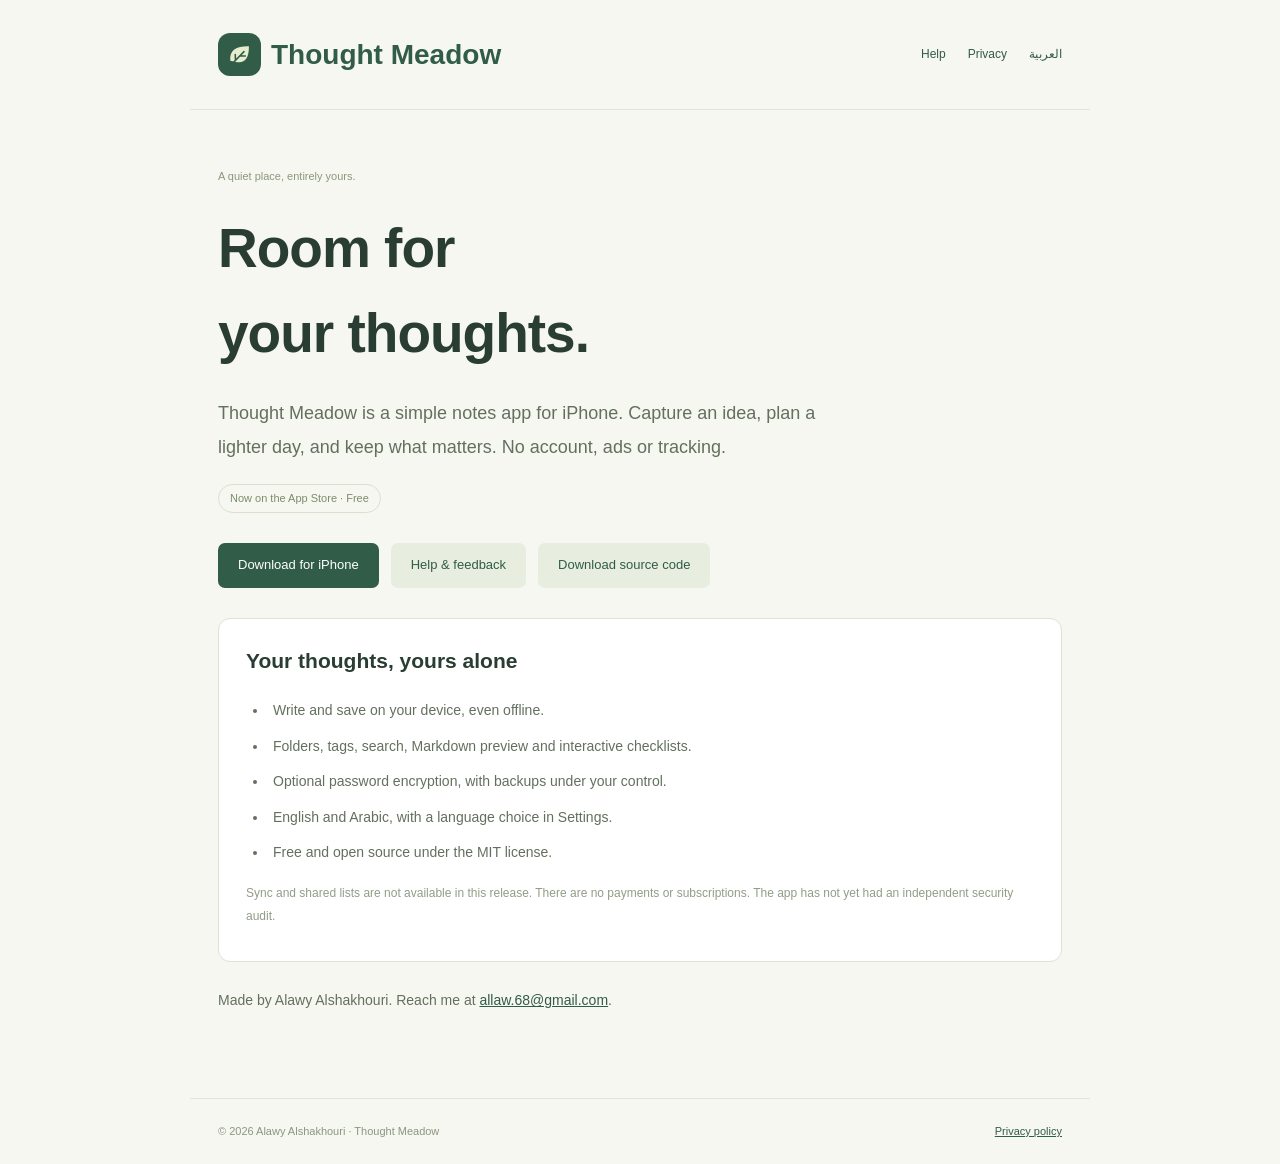
<file: index.html>
<!doctype html>
<html lang="en" dir="ltr"><head><meta charset="utf-8"><meta name="viewport" content="width=device-width,initial-scale=1"><meta name="referrer" content="no-referrer"><meta name="description" content="Thought Meadow: private, local notes for iPhone. Free and open source."><title>Private, local notes — Thought Meadow</title><link rel="icon" href="./icon.svg"><link rel="stylesheet" href="./style.css"></head><body><header><a href="./" class="brand"><img src="./icon.svg" alt="">Thought Meadow</a><nav aria-label="Navigation"><a href="./support.html">Help</a><a href="./privacy.html">Privacy</a><a href="./index-ar.html" lang="ar" dir="rtl">العربية</a></nav></header><main><span class="eyebrow">A quiet place, entirely yours.</span><h1>Room for<br>your thoughts.</h1><p class="lead">Thought Meadow is a simple notes app for iPhone. Capture an idea, plan a lighter day, and keep what matters. No account, ads or tracking.</p><span class="pill">Now on the App Store · Free</span><div class="actions"><a class="button" href="https://apps.apple.com/us/app/thought-meadow-private-notes/id6825094170">Download for iPhone</a><a class="button secondary" href="./support.html">Help & feedback</a><a class="button secondary" href="./thought-meadow-ios-source.zip" download>Download source code</a></div><section class="card"><h2>Your thoughts, yours alone</h2><ul><li>Write and save on your device, even offline.</li><li>Folders, tags, search, Markdown preview and interactive checklists.</li><li>Optional password encryption, with backups under your control.</li><li>English and Arabic, with a language choice in Settings.</li><li>Free and open source under the MIT license.</li></ul><p class="muted">Sync and shared lists are not available in this release. There are no payments or subscriptions. The app has not yet had an independent security audit.</p></section><p>Made by Alawy Alshakhouri. Reach me at <a class="contact" href="mailto:allaw.68@gmail.com">allaw.68@gmail.com</a>.</p></main><footer><span>© 2026 Alawy Alshakhouri · Thought Meadow</span><a href="./privacy.html">Privacy policy</a></footer></body></html>
</file>
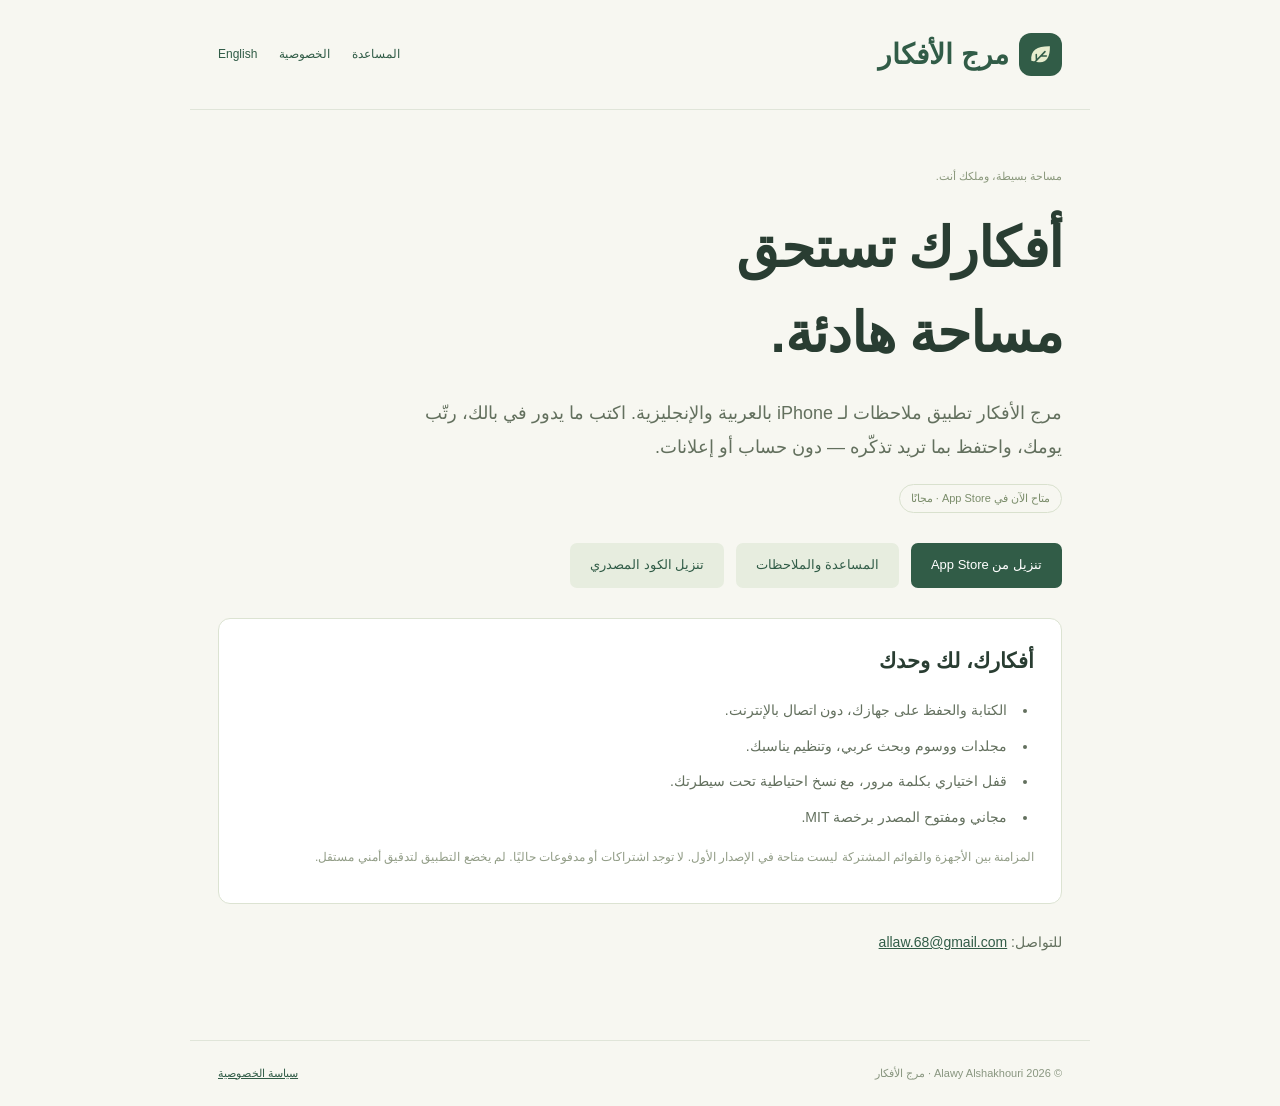
<file: index-ar.html>
<!doctype html><html lang="ar" dir="rtl"><head><meta charset="utf-8"><meta name="viewport" content="width=device-width,initial-scale=1"><meta name="description" content="مرج الأفكار، مساحة عربية هادئة لملاحظاتك. الدعم وسياسة الخصوصية والكود المصدري."><meta name="referrer" content="no-referrer"><title>مرج الأفكار — مساحة لأفكارك</title><link rel="icon" href="./icon.svg"><link rel="stylesheet" href="./style.css"></head><body><header><a href="./index-ar.html" class="brand"><img src="./icon.svg" alt="">مرج الأفكار</a><nav aria-label="التنقل"><a href="./support-ar.html">المساعدة</a><a href="./privacy-ar.html">الخصوصية</a><a href="./index.html" lang="en">English</a></nav></header><main><span class="eyebrow">مساحة بسيطة، وملكك أنت.</span><h1>أفكارك تستحق<br>مساحة هادئة.</h1><p class="lead">مرج الأفكار تطبيق ملاحظات لـ iPhone بالعربية والإنجليزية. اكتب ما يدور في بالك، رتّب يومك، واحتفظ بما تريد تذكّره — دون حساب أو إعلانات.</p><span class="pill">متاح الآن في App Store · مجانًا</span><div class="actions"><a class="button" href="https://apps.apple.com/us/app/thought-meadow-private-notes/id6825094170">تنزيل من App Store</a><a class="button secondary" href="./support-ar.html">المساعدة والملاحظات</a><a class="button secondary" href="./thought-meadow-ios-source.zip" download>تنزيل الكود المصدري</a></div><section class="card"><h2>أفكارك، لك وحدك</h2><ul><li>الكتابة والحفظ على جهازك، دون اتصال بالإنترنت.</li><li>مجلدات ووسوم وبحث عربي، وتنظيم يناسبك.</li><li>قفل اختياري بكلمة مرور، مع نسخ احتياطية تحت سيطرتك.</li><li>مجاني ومفتوح المصدر برخصة MIT.</li></ul><p class="muted">المزامنة بين الأجهزة والقوائم المشتركة ليست متاحة في الإصدار الأول. لا توجد اشتراكات أو مدفوعات حاليًا. لم يخضع التطبيق لتدقيق أمني مستقل.</p></section><p>للتواصل: <a class="contact" href="mailto:allaw.68@gmail.com">allaw.68@gmail.com</a></p></main><footer><span>© 2026 Alawy Alshakhouri · مرج الأفكار</span><a href="./privacy-ar.html">سياسة الخصوصية</a></footer></body></html>
</file>
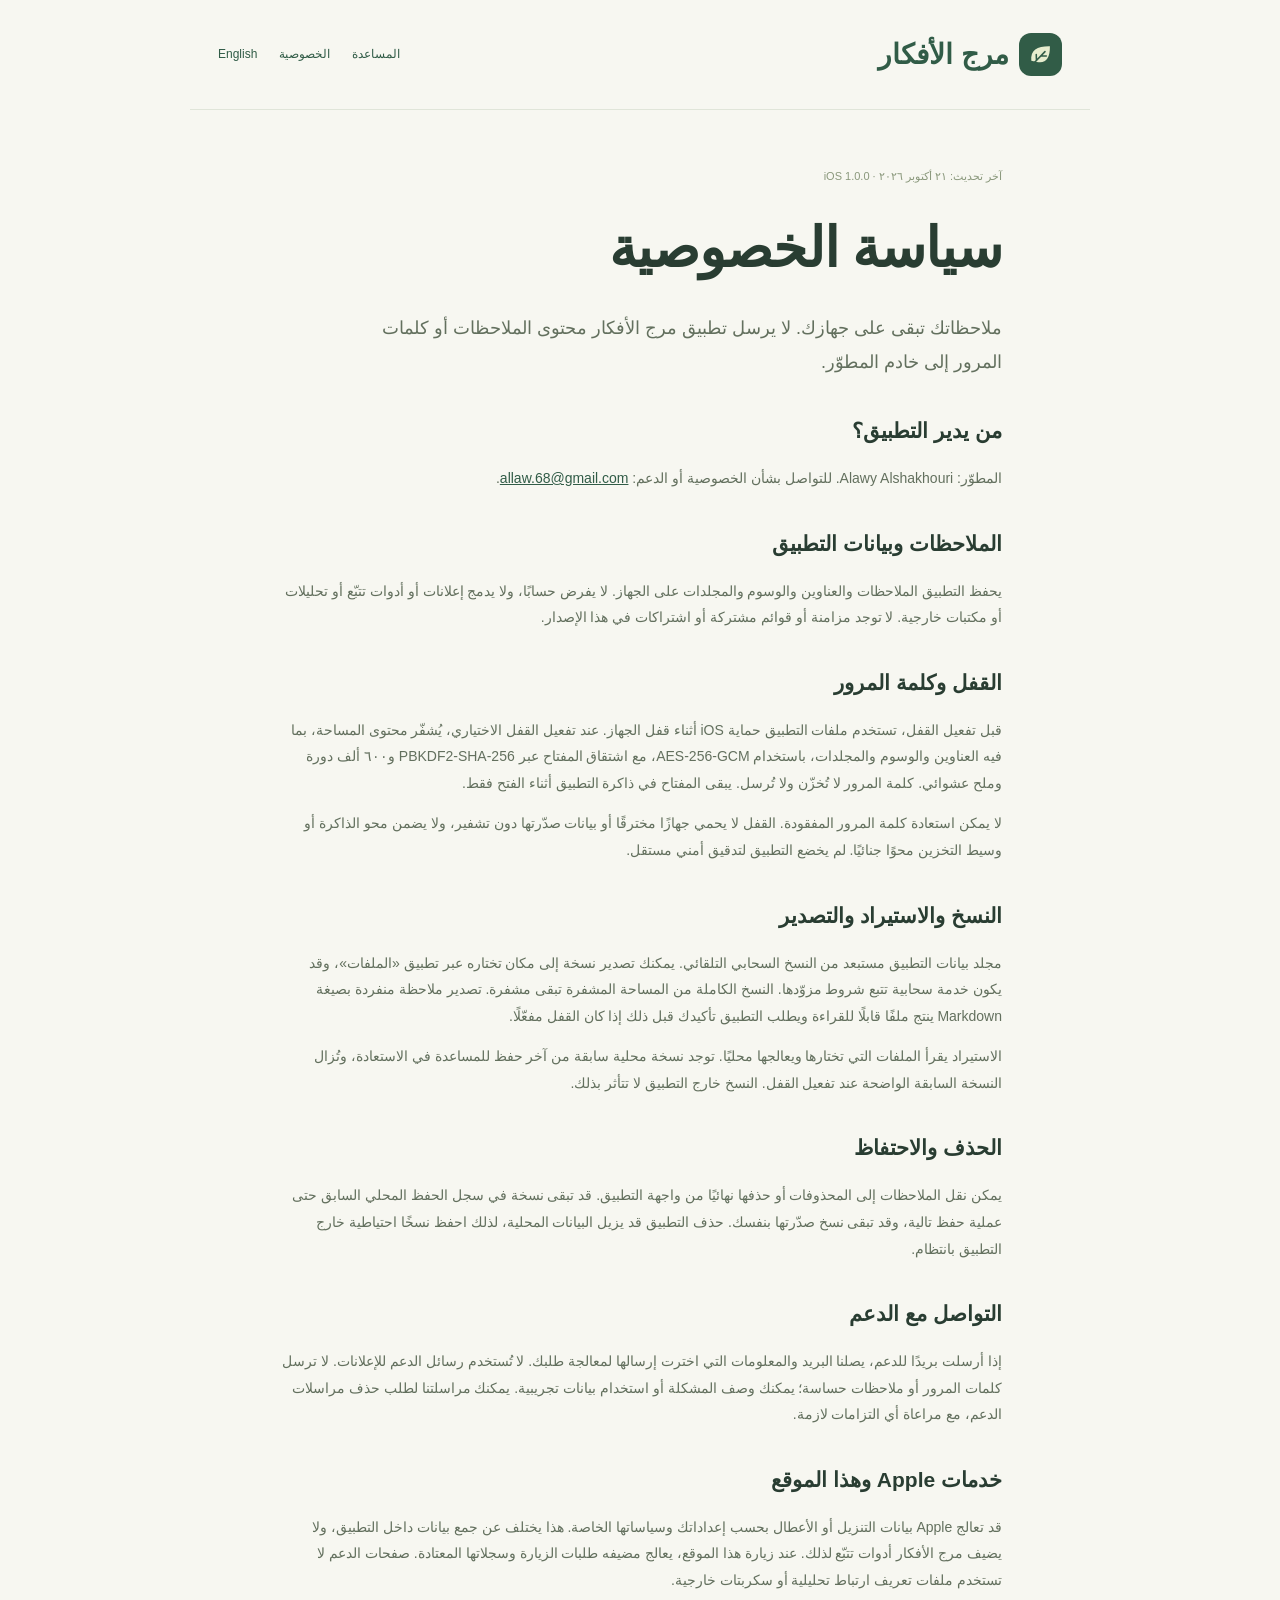
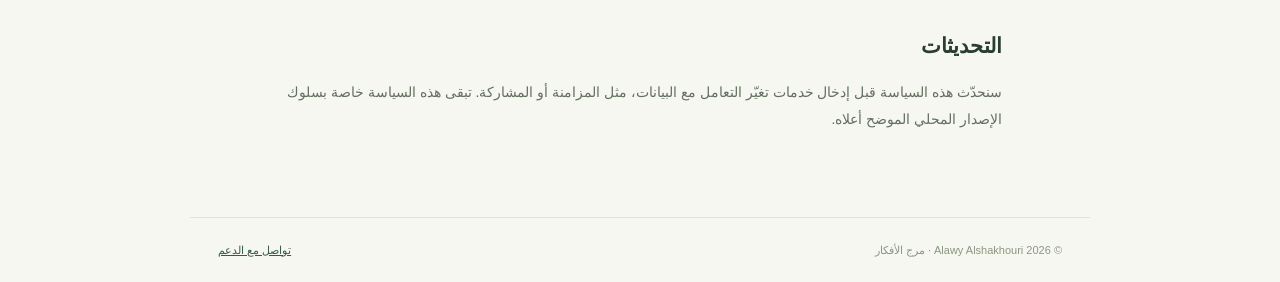
<file: privacy-ar.html>
<!doctype html><html lang="ar" dir="rtl"><head><meta charset="utf-8"><meta name="viewport" content="width=device-width,initial-scale=1"><meta name="referrer" content="no-referrer"><title>سياسة الخصوصية — مرج الأفكار</title><link rel="icon" href="./icon.svg"><link rel="stylesheet" href="./style.css"></head><body><header><a href="./index-ar.html" class="brand"><img src="./icon.svg" alt="">مرج الأفكار</a><nav aria-label="التنقل"><a href="./support-ar.html">المساعدة</a><a href="./privacy-ar.html" aria-current="page">الخصوصية</a><a href="./privacy.html" lang="en">English</a></nav></header><main class="text-page"><span class="eyebrow">آخر تحديث: ٢١ أكتوبر ٢٠٢٦ · iOS 1.0.0</span><h1>سياسة الخصوصية</h1><p class="lead">ملاحظاتك تبقى على جهازك. لا يرسل تطبيق مرج الأفكار محتوى الملاحظات أو كلمات المرور إلى خادم المطوّر.</p><h2>من يدير التطبيق؟</h2><p>المطوّر: Alawy Alshakhouri. للتواصل بشأن الخصوصية أو الدعم: <a class="contact" href="mailto:allaw.68@gmail.com">allaw.68@gmail.com</a>.</p><h2>الملاحظات وبيانات التطبيق</h2><p>يحفظ التطبيق الملاحظات والعناوين والوسوم والمجلدات على الجهاز. لا يفرض حسابًا، ولا يدمج إعلانات أو أدوات تتبّع أو تحليلات أو مكتبات خارجية. لا توجد مزامنة أو قوائم مشتركة أو اشتراكات في هذا الإصدار.</p><h2>القفل وكلمة المرور</h2><p>قبل تفعيل القفل، تستخدم ملفات التطبيق حماية iOS أثناء قفل الجهاز. عند تفعيل القفل الاختياري، يُشفّر محتوى المساحة، بما فيه العناوين والوسوم والمجلدات، باستخدام AES-256-GCM، مع اشتقاق المفتاح عبر PBKDF2-SHA-256 و٦٠٠ ألف دورة وملح عشوائي. كلمة المرور لا تُخزّن ولا تُرسل. يبقى المفتاح في ذاكرة التطبيق أثناء الفتح فقط.</p><p>لا يمكن استعادة كلمة المرور المفقودة. القفل لا يحمي جهازًا مخترقًا أو بيانات صدّرتها دون تشفير، ولا يضمن محو الذاكرة أو وسيط التخزين محوًا جنائيًا. لم يخضع التطبيق لتدقيق أمني مستقل.</p><h2>النسخ والاستيراد والتصدير</h2><p>مجلد بيانات التطبيق مستبعد من النسخ السحابي التلقائي. يمكنك تصدير نسخة إلى مكان تختاره عبر تطبيق «الملفات»، وقد يكون خدمة سحابية تتبع شروط مزوّدها. النسخ الكاملة من المساحة المشفرة تبقى مشفرة. تصدير ملاحظة منفردة بصيغة Markdown ينتج ملفًا قابلًا للقراءة ويطلب التطبيق تأكيدك قبل ذلك إذا كان القفل مفعّلًا.</p><p>الاستيراد يقرأ الملفات التي تختارها ويعالجها محليًا. توجد نسخة محلية سابقة من آخر حفظ للمساعدة في الاستعادة، وتُزال النسخة السابقة الواضحة عند تفعيل القفل. النسخ خارج التطبيق لا تتأثر بذلك.</p><h2>الحذف والاحتفاظ</h2><p>يمكن نقل الملاحظات إلى المحذوفات أو حذفها نهائيًا من واجهة التطبيق. قد تبقى نسخة في سجل الحفظ المحلي السابق حتى عملية حفظ تالية، وقد تبقى نسخ صدّرتها بنفسك. حذف التطبيق قد يزيل البيانات المحلية، لذلك احفظ نسخًا احتياطية خارج التطبيق بانتظام.</p><h2>التواصل مع الدعم</h2><p>إذا أرسلت بريدًا للدعم، يصلنا البريد والمعلومات التي اخترت إرسالها لمعالجة طلبك. لا تُستخدم رسائل الدعم للإعلانات. لا ترسل كلمات المرور أو ملاحظات حساسة؛ يمكنك وصف المشكلة أو استخدام بيانات تجريبية. يمكنك مراسلتنا لطلب حذف مراسلات الدعم، مع مراعاة أي التزامات لازمة.</p><h2>خدمات Apple وهذا الموقع</h2><p>قد تعالج Apple بيانات التنزيل أو الأعطال بحسب إعداداتك وسياساتها الخاصة. هذا يختلف عن جمع بيانات داخل التطبيق، ولا يضيف مرج الأفكار أدوات تتبّع لذلك. عند زيارة هذا الموقع، يعالج مضيفه طلبات الزيارة وسجلاتها المعتادة. صفحات الدعم لا تستخدم ملفات تعريف ارتباط تحليلية أو سكربتات خارجية.</p><h2>التحديثات</h2><p>سنحدّث هذه السياسة قبل إدخال خدمات تغيّر التعامل مع البيانات، مثل المزامنة أو المشاركة. تبقى هذه السياسة خاصة بسلوك الإصدار المحلي الموضح أعلاه.</p></main><footer><span>© 2026 Alawy Alshakhouri · مرج الأفكار</span><a href="./support-ar.html">تواصل مع الدعم</a></footer></body></html>
</file>
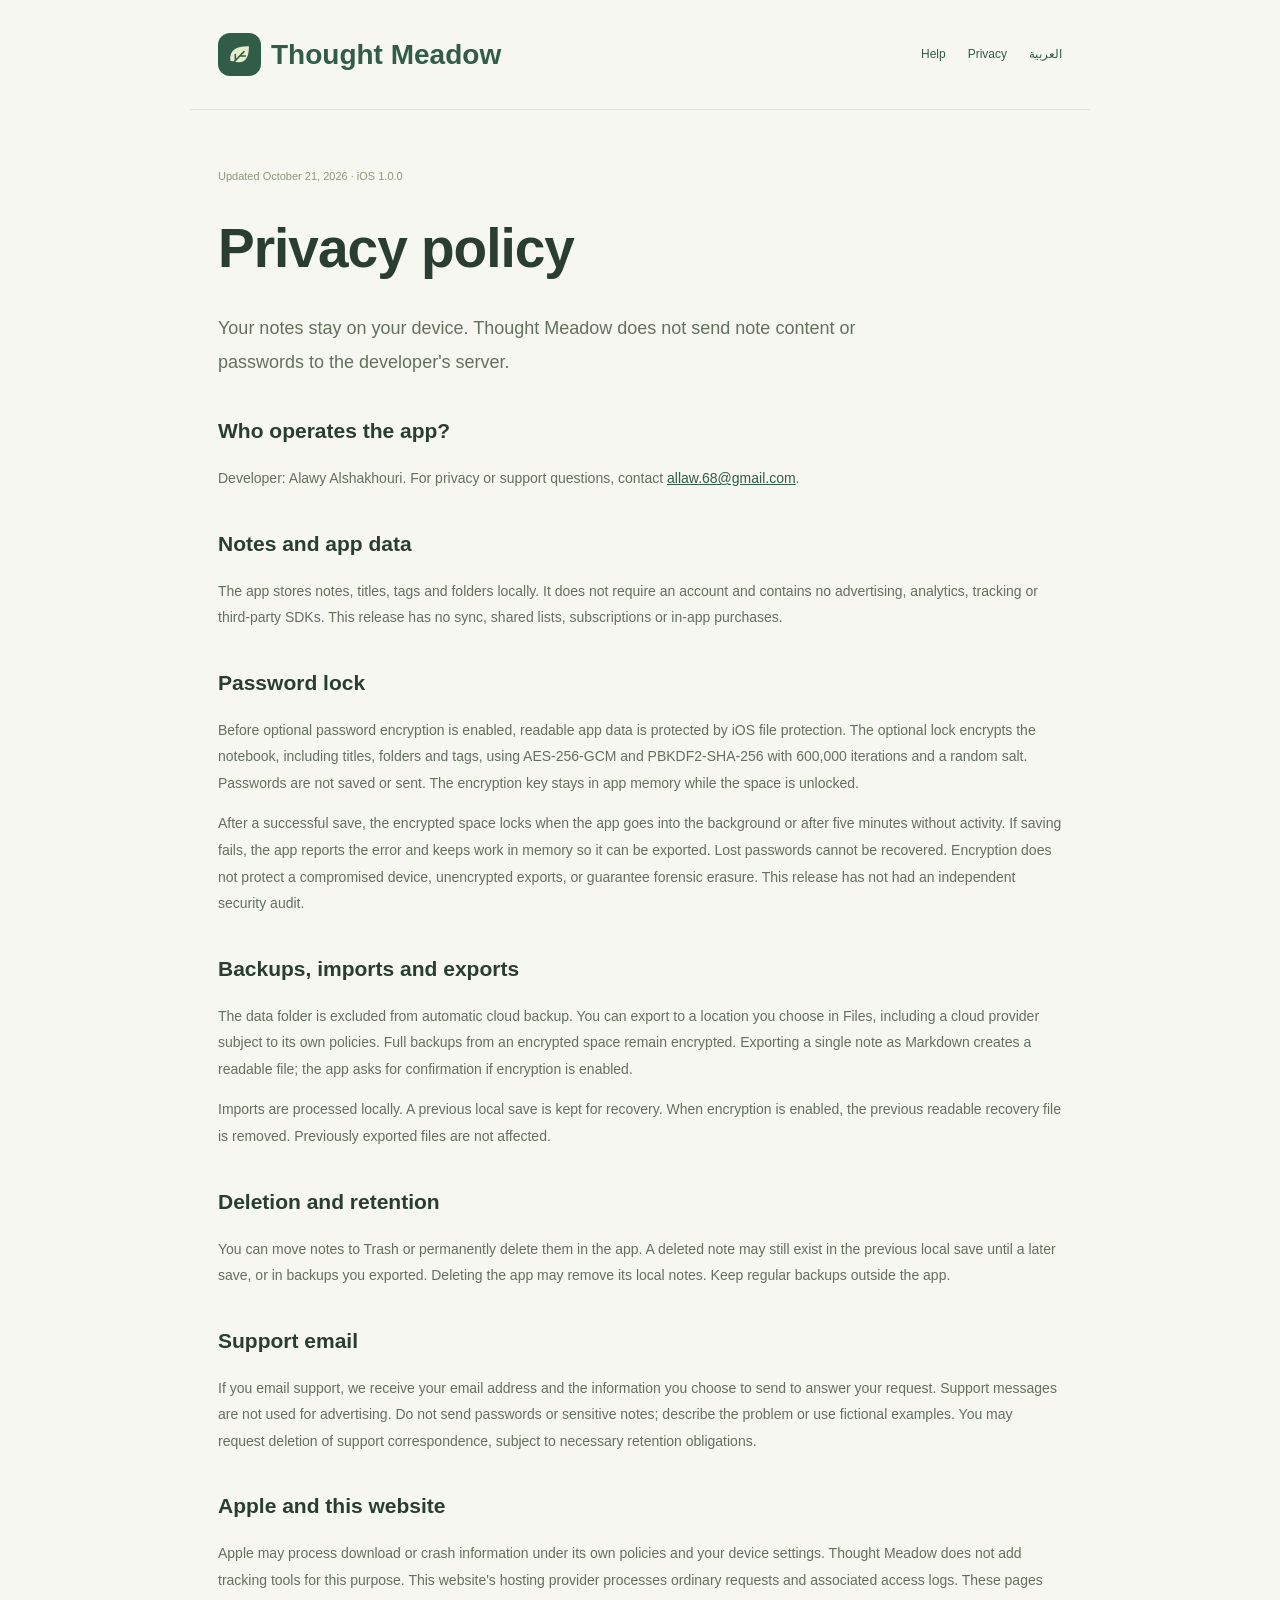
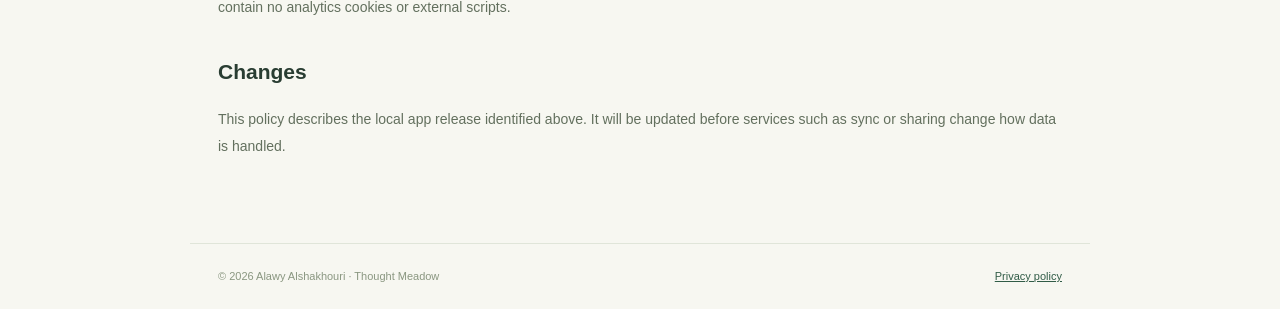
<file: privacy.html>
<!doctype html>
<html lang="en" dir="ltr"><head><meta charset="utf-8"><meta name="viewport" content="width=device-width,initial-scale=1"><meta name="referrer" content="no-referrer"><meta name="description" content="Thought Meadow: private, local notes for iPhone. Free and open source."><title>Privacy policy — Thought Meadow</title><link rel="icon" href="./icon.svg"><link rel="stylesheet" href="./style.css"></head><body><header><a href="./index.html" class="brand"><img src="./icon.svg" alt="">Thought Meadow</a><nav aria-label="Navigation"><a href="./support.html">Help</a><a href="./privacy.html">Privacy</a><a href="./privacy-ar.html" lang="ar" dir="rtl">العربية</a></nav></header><main><span class="eyebrow">Updated October 21, 2026 · iOS 1.0.0</span><h1>Privacy policy</h1><p class="lead">Your notes stay on your device. Thought Meadow does not send note content or passwords to the developer's server.</p>
<h2>Who operates the app?</h2><p>Developer: Alawy Alshakhouri. For privacy or support questions, contact <a class="contact" href="mailto:allaw.68@gmail.com">allaw.68@gmail.com</a>.</p>
<h2>Notes and app data</h2><p>The app stores notes, titles, tags and folders locally. It does not require an account and contains no advertising, analytics, tracking or third-party SDKs. This release has no sync, shared lists, subscriptions or in-app purchases.</p>
<h2>Password lock</h2><p>Before optional password encryption is enabled, readable app data is protected by iOS file protection. The optional lock encrypts the notebook, including titles, folders and tags, using AES-256-GCM and PBKDF2-SHA-256 with 600,000 iterations and a random salt. Passwords are not saved or sent. The encryption key stays in app memory while the space is unlocked.</p><p>After a successful save, the encrypted space locks when the app goes into the background or after five minutes without activity. If saving fails, the app reports the error and keeps work in memory so it can be exported. Lost passwords cannot be recovered. Encryption does not protect a compromised device, unencrypted exports, or guarantee forensic erasure. This release has not had an independent security audit.</p>
<h2>Backups, imports and exports</h2><p>The data folder is excluded from automatic cloud backup. You can export to a location you choose in Files, including a cloud provider subject to its own policies. Full backups from an encrypted space remain encrypted. Exporting a single note as Markdown creates a readable file; the app asks for confirmation if encryption is enabled.</p><p>Imports are processed locally. A previous local save is kept for recovery. When encryption is enabled, the previous readable recovery file is removed. Previously exported files are not affected.</p>
<h2>Deletion and retention</h2><p>You can move notes to Trash or permanently delete them in the app. A deleted note may still exist in the previous local save until a later save, or in backups you exported. Deleting the app may remove its local notes. Keep regular backups outside the app.</p>
<h2>Support email</h2><p>If you email support, we receive your email address and the information you choose to send to answer your request. Support messages are not used for advertising. Do not send passwords or sensitive notes; describe the problem or use fictional examples. You may request deletion of support correspondence, subject to necessary retention obligations.</p>
<h2>Apple and this website</h2><p>Apple may process download or crash information under its own policies and your device settings. Thought Meadow does not add tracking tools for this purpose. This website's hosting provider processes ordinary requests and associated access logs. These pages contain no analytics cookies or external scripts.</p>
<h2>Changes</h2><p>This policy describes the local app release identified above. It will be updated before services such as sync or sharing change how data is handled.</p></main><footer><span>© 2026 Alawy Alshakhouri · Thought Meadow</span><a href="./privacy.html">Privacy policy</a></footer></body></html>
</file>
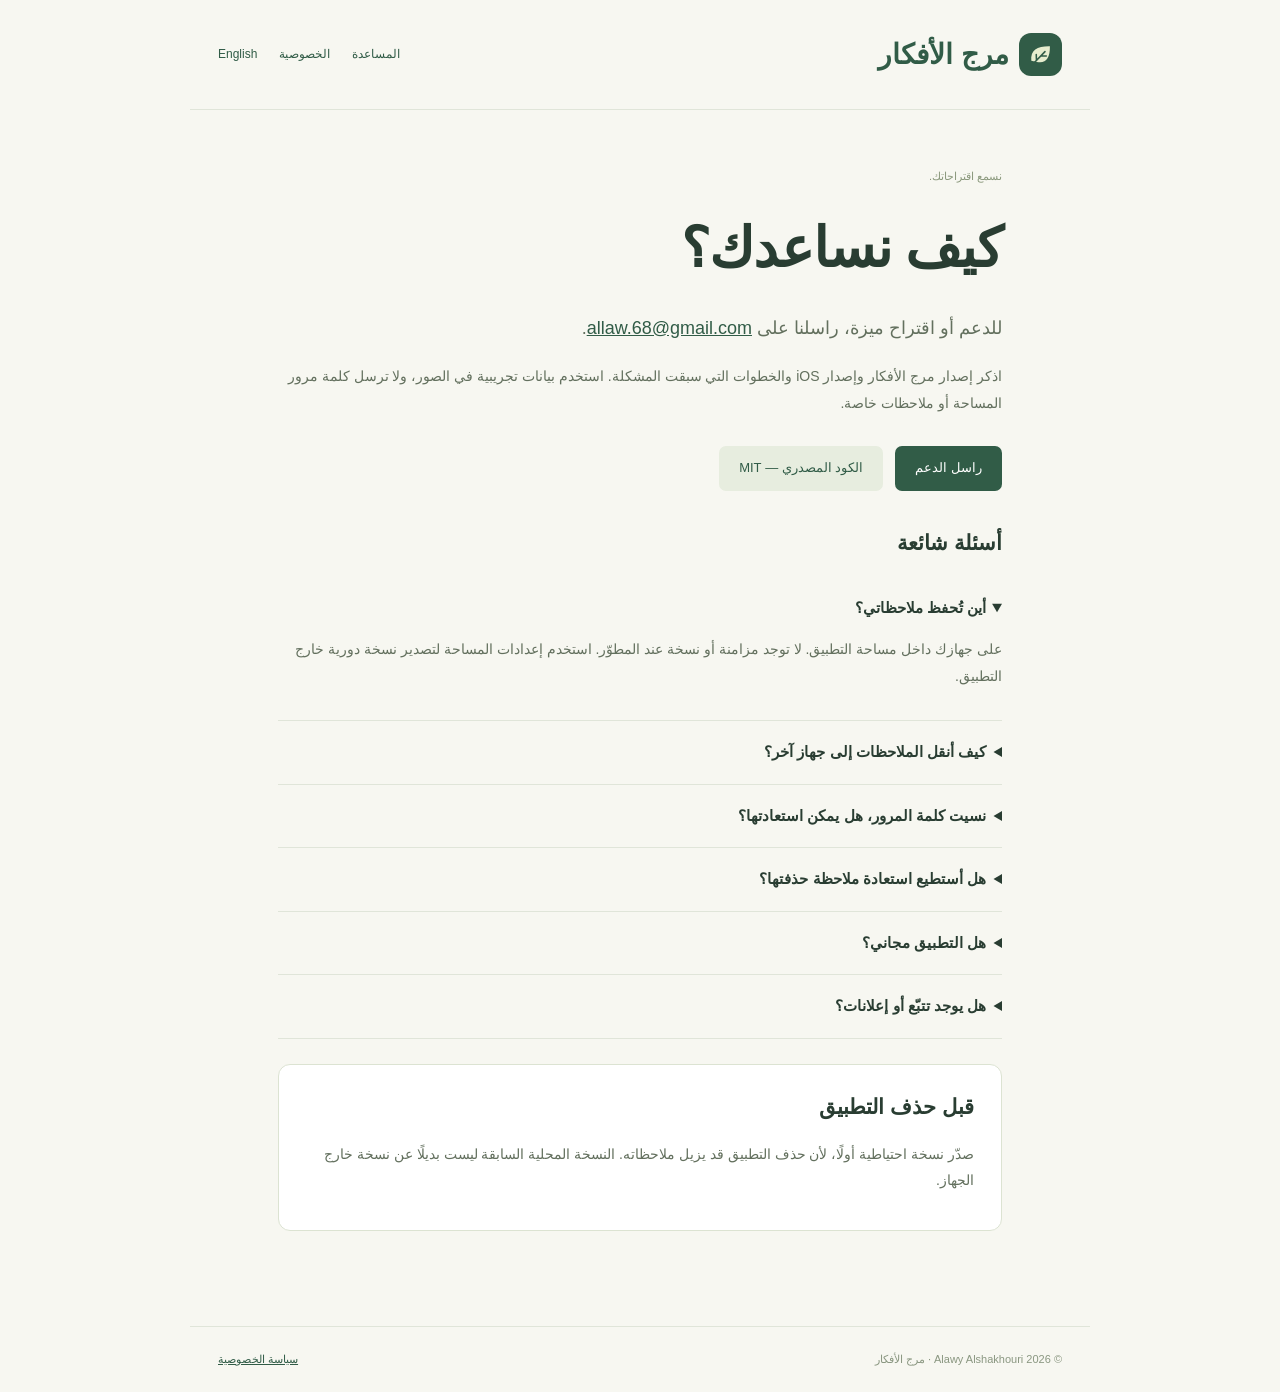
<file: support-ar.html>
<!doctype html><html lang="ar" dir="rtl"><head><meta charset="utf-8"><meta name="viewport" content="width=device-width,initial-scale=1"><meta name="referrer" content="no-referrer"><title>المساعدة والملاحظات — مرج الأفكار</title><link rel="icon" href="./icon.svg"><link rel="stylesheet" href="./style.css"></head><body><header><a href="./index-ar.html" class="brand"><img src="./icon.svg" alt="">مرج الأفكار</a><nav aria-label="التنقل"><a href="./support-ar.html" aria-current="page">المساعدة</a><a href="./privacy-ar.html">الخصوصية</a><a href="./support.html" lang="en">English</a></nav></header><main class="text-page"><span class="eyebrow">نسمع اقتراحاتك.</span><h1>كيف نساعدك؟</h1><p class="lead">للدعم أو اقتراح ميزة، راسلنا على <a class="contact" href="mailto:allaw.68@gmail.com">allaw.68@gmail.com</a>.</p><p>اذكر إصدار مرج الأفكار وإصدار iOS والخطوات التي سبقت المشكلة. استخدم بيانات تجريبية في الصور، ولا ترسل كلمة مرور المساحة أو ملاحظات خاصة.</p><div class="actions"><a class="button" href="mailto:allaw.68@gmail.com?subject=Thought Meadow%20Support">راسل الدعم</a><a class="button secondary" href="./thought-meadow-ios-source.zip" download>الكود المصدري — MIT</a></div><h2>أسئلة شائعة</h2><details open><summary>أين تُحفظ ملاحظاتي؟</summary><p>على جهازك داخل مساحة التطبيق. لا توجد مزامنة أو نسخة عند المطوّر. استخدم إعدادات المساحة لتصدير نسخة دورية خارج التطبيق.</p></details><details><summary>كيف أنقل الملاحظات إلى جهاز آخر؟</summary><p>صدّر نسخة كاملة من الإعدادات واحفظها في مكان تختاره. افتح مرج الأفكار على الجهاز الآخر واستورد الملف من الإعدادات. النسخة المشفرة تحتاج كلمة مرورها. الاستيراد يضيف ملاحظات جديدة؛ تكراره يكرر العناصر.</p></details><details><summary>نسيت كلمة المرور، هل يمكن استعادتها؟</summary><p>لا. لا يحتفظ المطوّر بكلمة المرور أو مفتاح فك التشفير. احتفظ بها في مكان آمن. إذا عندك نسخة غير مشفرة سابقة، يمكنك استيرادها في مساحة أخرى.</p></details><details><summary>هل أستطيع استعادة ملاحظة حذفتها؟</summary><p>افتح قائمة التصفية، واختر المحذوفات ثم استعد الملاحظة. الحذف النهائي لا يتيح الاستعادة من السلة. النسخ الخارجية السابقة قد تساعد إذا كنت احتفظت بها.</p></details><details><summary>هل التطبيق مجاني؟</summary><p>الاستخدام المحلي في هذا الإصدار مجاني ومفتوح المصدر. خدمات الربط بين الأجهزة والقوائم المشتركة مخططة لاحقًا كخدمات اختيارية؛ لا توجد مدفوعات مفعلة حاليًا.</p></details><details><summary>هل يوجد تتبّع أو إعلانات؟</summary><p>لا يدمج تطبيق مرج الأفكار أدوات تتبّع أو إعلانات أو تحليلات. اقرأ سياسة الخصوصية للتفاصيل المتعلقة بالتخزين والتصدير والدعم وخدمات Apple.</p></details><section class="card"><h2>قبل حذف التطبيق</h2><p>صدّر نسخة احتياطية أولًا، لأن حذف التطبيق قد يزيل ملاحظاته. النسخة المحلية السابقة ليست بديلًا عن نسخة خارج الجهاز.</p></section></main><footer><span>© 2026 Alawy Alshakhouri · مرج الأفكار</span><a href="./privacy-ar.html">سياسة الخصوصية</a></footer></body></html>
</file>
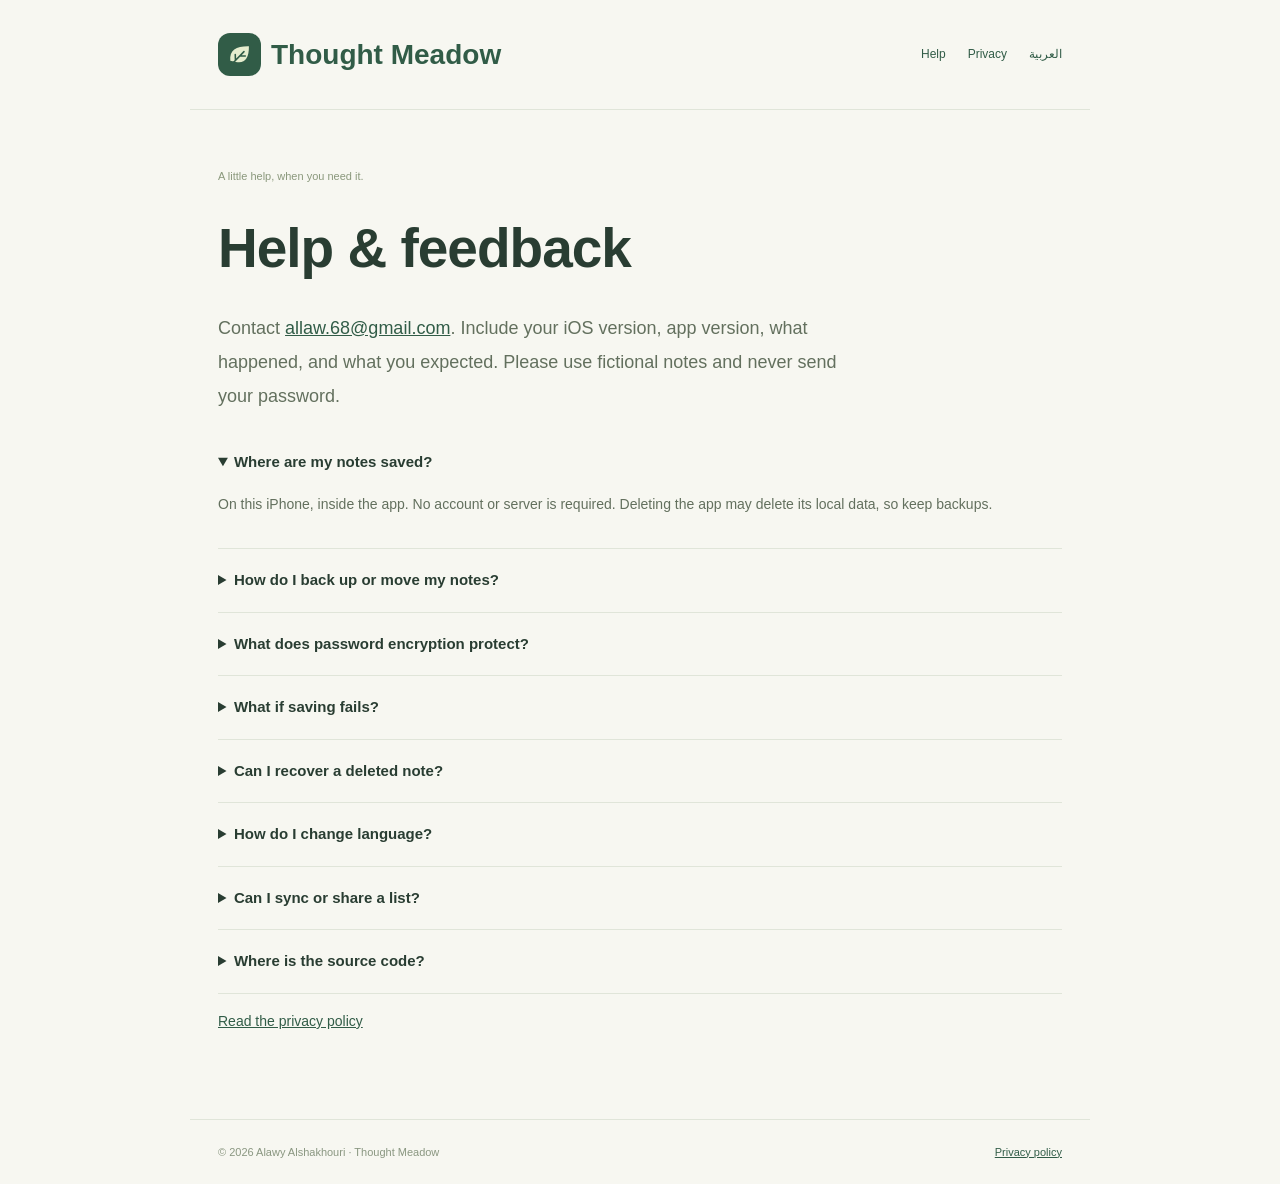
<file: support.html>
<!doctype html>
<html lang="en" dir="ltr"><head><meta charset="utf-8"><meta name="viewport" content="width=device-width,initial-scale=1"><meta name="referrer" content="no-referrer"><meta name="description" content="Thought Meadow: private, local notes for iPhone. Free and open source."><title>Help &amp; feedback — Thought Meadow</title><link rel="icon" href="./icon.svg"><link rel="stylesheet" href="./style.css"></head><body><header><a href="./index.html" class="brand"><img src="./icon.svg" alt="">Thought Meadow</a><nav aria-label="Navigation"><a href="./support.html">Help</a><a href="./privacy.html">Privacy</a><a href="./support-ar.html" lang="ar" dir="rtl">العربية</a></nav></header><main><span class="eyebrow">A little help, when you need it.</span><h1>Help & feedback</h1><p class="lead">Contact <a class="contact" href="mailto:allaw.68@gmail.com?subject=Thought Meadow%20Support">allaw.68@gmail.com</a>. Include your iOS version, app version, what happened, and what you expected. Please use fictional notes and never send your password.</p>
<details open><summary>Where are my notes saved?</summary><p>On this iPhone, inside the app. No account or server is required. Deleting the app may delete its local data, so keep backups.</p></details>
<details><summary>How do I back up or move my notes?</summary><p>Open Settings and choose Export backup. Save the file outside the app using Files. On another installation, choose Import notes and review the import before adding it. Importing adds copies without replacing current notes; importing twice creates duplicates.</p></details>
<details><summary>What does password encryption protect?</summary><p>The optional lock encrypts your notebook and full backups. Use a password of at least 12 characters and keep it safe. A lost password cannot be recovered. Single-note Markdown exports are readable files.</p></details>
<details><summary>What if saving fails?</summary><p>Keep the app open and export your work. The app reports the failure and retains work in memory. If the space cannot be opened, use the recovery export or previous local save. Restore can lose recent changes; export recovery data first.</p></details>
<details><summary>Can I recover a deleted note?</summary><p>Open the filter menu, choose Trash, then Restore. Permanent deletion cannot be undone from Trash. Independently exported backups may still contain the note.</p></details>
<details><summary>How do I change language?</summary><p>Open Settings, then App language. Choose English, العربية, or Device language. Existing notes and folders keep the text you wrote; changing language does not translate your content.</p></details>
<details><summary>Can I sync or share a list?</summary><p>These features are planned, but are not available in this release. All current local features are free, with no subscription or in-app purchases.</p></details>
<details><summary>Where is the source code?</summary><p><a href="./thought-meadow-ios-source.zip" download>Download the iOS source</a>, including the MIT license and build instructions. The internal project and bundle identifier retain the earlier development name Waraqa for compatibility.</p></details><p><a href="./privacy.html">Read the privacy policy</a></p></main><footer><span>© 2026 Alawy Alshakhouri · Thought Meadow</span><a href="./privacy.html">Privacy policy</a></footer></body></html>
</file>
<file: style.css>
:root{font-family:Tahoma,Arial,sans-serif;color:#293d32;background:#f7f7f1;line-height:1.9;color-scheme:light}*{box-sizing:border-box}body{margin:0}a{color:#315c47}a:focus-visible{outline:3px solid #a7ba94;outline-offset:5px}header,main,footer{max-width:900px;margin:auto;padding-inline:28px}header{display:flex;align-items:center;justify-content:space-between;gap:15px;padding-block:28px;border-bottom:1px solid #e0e5d9}.brand{display:flex;align-items:center;gap:10px;text-decoration:none;font-size:28px;font-weight:700}.brand img{width:43px;height:43px}nav{display:flex;gap:22px;font-size:12px}nav a{text-decoration:none}main{padding-block:50px 70px}h1{font-size:clamp(32px,6vw,55px);line-height:1.55;letter-spacing:-1px;margin:15px 0 20px}h2{font-size:21px;margin:32px 0 14px;font-weight:600}p,li{color:#63705e;font-size:14px}p.lead{font-size:18px;max-width:650px}.eyebrow{font-size:11px;color:#8a987c}.card{padding:22px 27px;border:1px solid #dce3d2;border-radius:12px;background:#fff;margin:25px 0}.card h2{margin-top:0}.actions{display:flex;gap:12px;flex-wrap:wrap;margin:30px 0}.button{padding:10px 20px;border-radius:7px;background:#315c47;color:#fff;text-decoration:none;font-size:13px;display:inline-block}.button.secondary{background:#e7eddf;color:#315c47}.muted{font-size:12px;color:#929d87}.pill{display:inline-block;border:1px solid #d9e1ce;border-radius:20px;padding:3px 11px;font-size:11px;color:#7b8d6b}ul{padding-inline-start:22px}li{padding-inline-start:5px;margin:9px 0}footer{border-top:1px solid #e0e5d9;padding-block:22px;font-size:11px;color:#8a9781;display:flex;justify-content:space-between;gap:15px;flex-wrap:wrap}.contact{direction:ltr;unicode-bidi:isolate}details{padding:17px 0;border-bottom:1px solid #e0e5d9}summary{cursor:pointer;font-size:15px;font-weight:600}.text-page{max-width:780px}code{background:#e9eee1;border-radius:4px;padding:1px 5px;font-size:12px}@media(max-width:600px){header{align-items:flex-start}nav{gap:13px;padding-top:10px;font-size:11px}main{padding-block:30px 45px}header,main,footer{padding-inline:22px}.card{padding:20px}p.lead{font-size:16px}footer{font-size:10px}}
</file>
